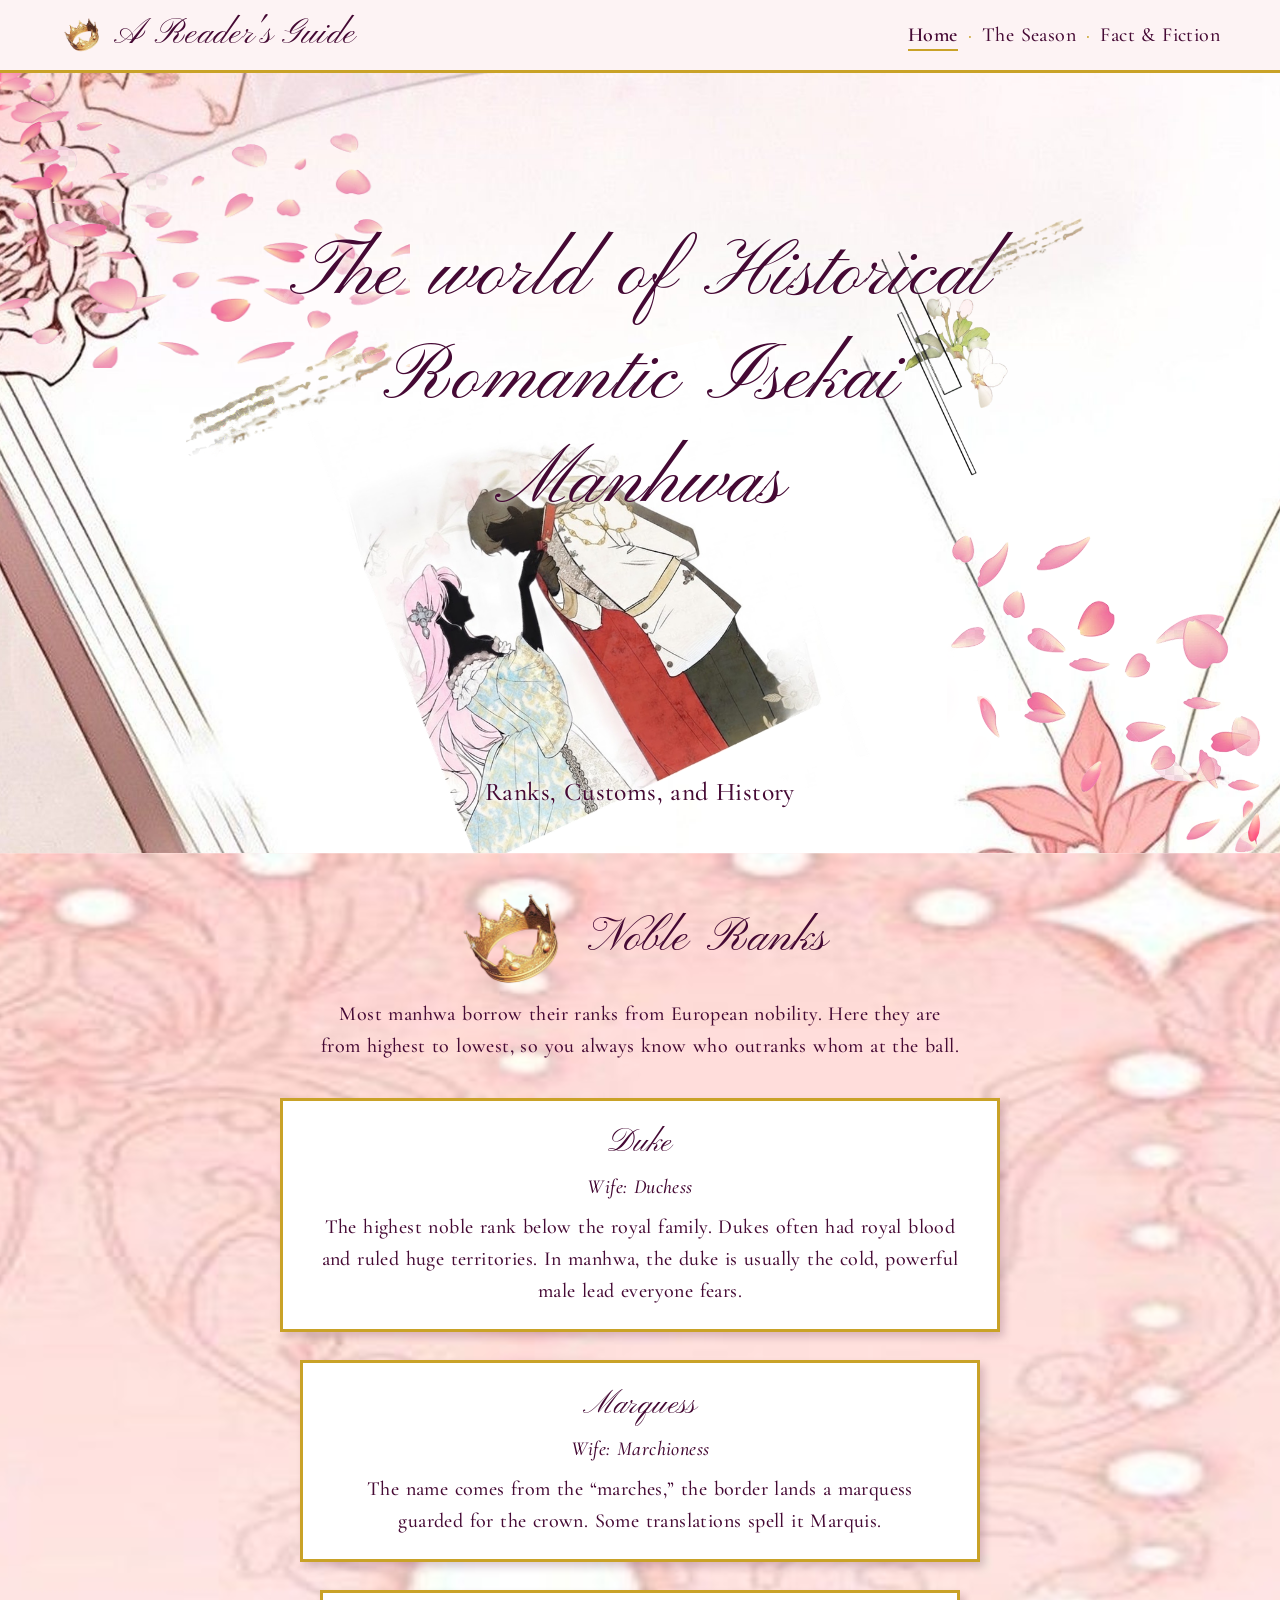
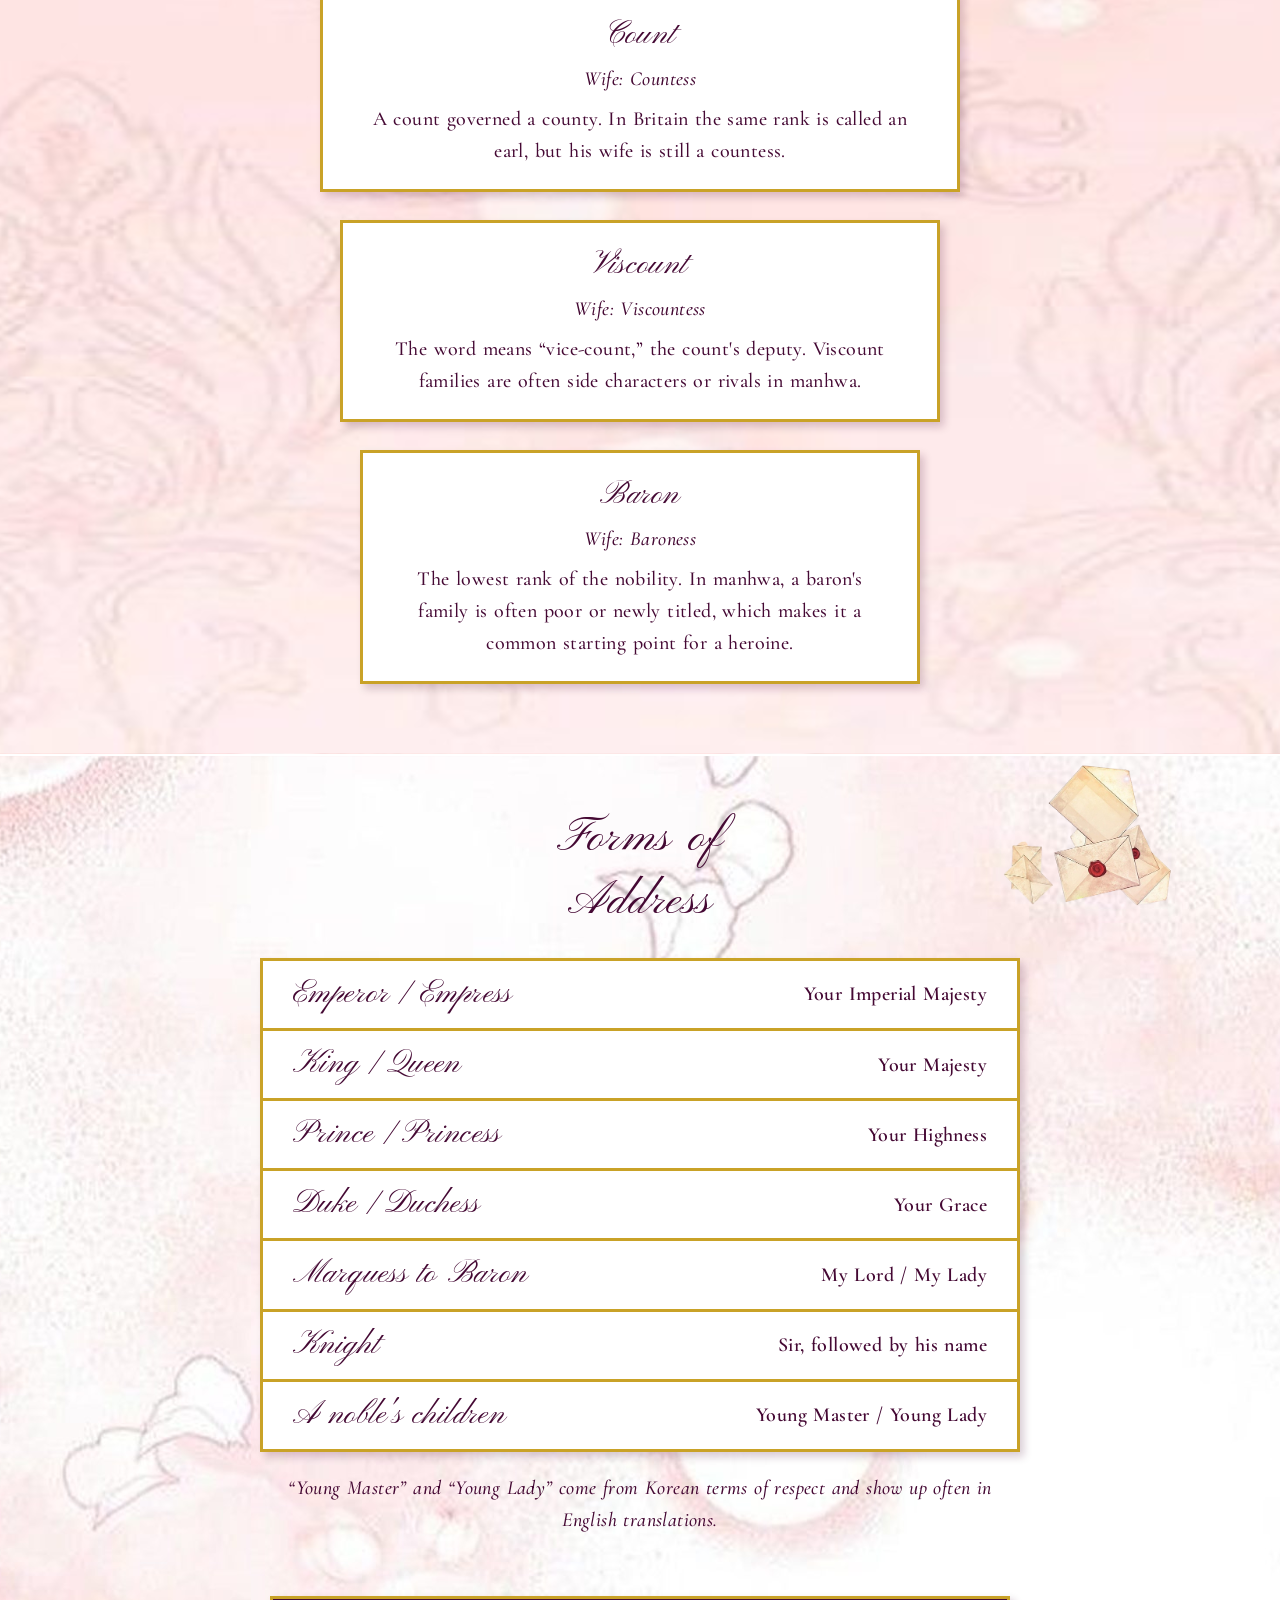
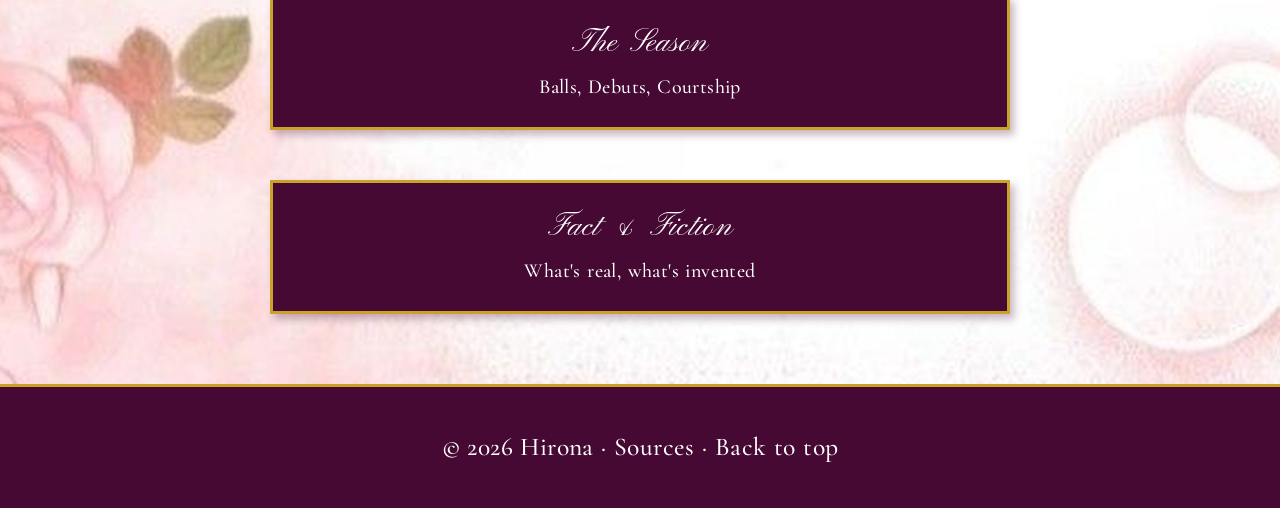
<file: index.html>
<!DOCTYPE html>
<html lang="en">
<head>
    <meta charset="UTF-8">
    <meta name="viewport" content="width=device-width, initial-scale=1.0">
    <meta name="description" content="A reader's guide to the noble ranks and forms of address in historical romantic isekai manhwa.">
    <meta name="keywords" content="manhwa, isekai, historical romance, noble ranks, duke, forms of address">
    <meta name="author" content="Hirona">
    <title>A Reader's Guide: Ranks, Customs, and History</title>
    <link rel="icon" type="image/png" href="images/favicon.png">
    <!-- Google Fonts: Pinyon Script (headings) and Cormorant Garamond (body text) -->
    <link rel="preconnect" href="https://fonts.googleapis.com">
    <link rel="preconnect" href="https://fonts.gstatic.com" crossorigin>
    <link href="https://fonts.googleapis.com/css2?family=Cormorant+Garamond:ital,wght@0,400;0,500;0,600;1,500&amp;family=Pinyon+Script&amp;display=swap" rel="stylesheet">
    <link rel="stylesheet" href="css/styles.css">
</head>
<body>

    <!-- HEADER: logo on the left links back to the home page, navigation
         on the right shows every page (Flexbox) -->
    <header class="site-header" id="top">
        <a class="logo" href="index.html">
            <img src="images/crown.png" alt="" width="44" height="34">
            <span>A Reader's Guide</span>
        </a>
        <nav class="main-nav" aria-label="Main navigation">
            <ul>
                <li><a href="index.html" class="current" aria-current="page">Home</a></li>
                <li><a href="season.html">The Season</a></li>
                <li><a href="fact_fiction.html">Fact &amp; Fiction</a></li>
            </ul>
        </nav>
    </header>

    <main>

        <!-- HERO: open storybook background with layered illustrations,
             title and subtitle centered on top (Flexbox) -->
        <section class="hero" aria-labelledby="site-title">
            <img class="hero-art petals-left" src="images/petals_1.png" alt="" width="852" height="614">
            <img class="hero-art scribble" src="images/gold_scribble.png" alt="" width="400" height="230">
            <img class="hero-art couple" src="images/storybook_couple.png" alt="Manhwa illustration of a noble couple, the man kissing the lady's hand" width="900" height="846">
            <img class="hero-art lines" src="images/storybook_lines.png" alt="" width="868" height="924">
            <img class="hero-art petals-right" src="images/petals_2.png" alt="" width="642" height="682">
            <h1 id="site-title">The world of Historical Romantic Isekai Manhwas</h1>
            <p class="hero-subtitle">Ranks, Customs, and History</p>
        </section>

        <!-- NOBLE RANKS: crown image, heading, and a centered column of rank cards (Flexbox) -->
        <section class="ranks" aria-labelledby="ranks-title">
            <div class="ranks-heading">
                <img src="images/crown.png" alt="Gold crown" width="242" height="188">
                <h2 id="ranks-title">Noble Ranks</h2>
            </div>
            <p class="section-intro">Most manhwa borrow their ranks from European nobility. Here they are from highest to lowest, so you always know who outranks whom at the ball.</p>
            <ul class="rank-list">
                <li class="rank-card">
                    <h3>Duke</h3>
                    <p class="rank-wife">Wife: Duchess</p>
                    <p>The highest noble rank below the royal family. Dukes often had royal blood and ruled huge territories. In manhwa, the duke is usually the cold, powerful male lead everyone fears.</p>
                </li>
                <li class="rank-card">
                    <h3>Marquess</h3>
                    <p class="rank-wife">Wife: Marchioness</p>
                    <p>The name comes from the &ldquo;marches,&rdquo; the border lands a marquess guarded for the crown. Some translations spell it Marquis.</p>
                </li>
                <li class="rank-card">
                    <h3>Count</h3>
                    <p class="rank-wife">Wife: Countess</p>
                    <p>A count governed a county. In Britain the same rank is called an earl, but his wife is still a countess.</p>
                </li>
                <li class="rank-card">
                    <h3>Viscount</h3>
                    <p class="rank-wife">Wife: Viscountess</p>
                    <p>The word means &ldquo;vice-count,&rdquo; the count's deputy. Viscount families are often side characters or rivals in manhwa.</p>
                </li>
                <li class="rank-card">
                    <h3>Baron</h3>
                    <p class="rank-wife">Wife: Baroness</p>
                    <p>The lowest rank of the nobility. In manhwa, a baron's family is often poor or newly titled, which makes it a common starting point for a heroine.</p>
                </li>
            </ul>
        </section>

        <!-- FORMS OF ADDRESS: heading with envelope image, then the table (rows use CSS Grid) -->
        <section class="address" aria-labelledby="address-title">
            <div class="address-heading">
                <h2 id="address-title">Forms of Address</h2>
                <img class="letters" src="images/letters.png" alt="Letters sealed with red wax" width="590" height="569">
            </div>

            <dl class="address-table">
                <div class="address-row">
                    <dt>Emperor / Empress</dt>
                    <dd>Your Imperial Majesty</dd>
                </div>
                <div class="address-row">
                    <dt>King / Queen</dt>
                    <dd>Your Majesty</dd>
                </div>
                <div class="address-row">
                    <dt>Prince / Princess</dt>
                    <dd>Your Highness</dd>
                </div>
                <div class="address-row">
                    <dt>Duke / Duchess</dt>
                    <dd>Your Grace</dd>
                </div>
                <div class="address-row">
                    <dt>Marquess to Baron</dt>
                    <dd>My Lord / My Lady</dd>
                </div>
                <div class="address-row">
                    <dt>Knight</dt>
                    <dd>Sir, followed by his name</dd>
                </div>
                <div class="address-row">
                    <dt>A noble's children</dt>
                    <dd>Young Master / Young Lady</dd>
                </div>
            </dl>
            <p class="address-note">&ldquo;Young Master&rdquo; and &ldquo;Young Lady&rdquo; come from Korean terms of respect and show up often in English translations.</p>

            <!-- LINK CARDS to the other two pages (Flexbox) -->
            <div class="link-cards">
                <a class="link-card" href="season.html">
                    <h3>The Season</h3>
                    <p>Balls, Debuts, Courtship</p>
                </a>
                <a class="link-card" href="fact_fiction.html">
                    <h3>Fact &amp; Fiction</h3>
                    <p>What's real, what's invented</p>
                </a>
            </div>
        </section>

    </main>

    <!-- FOOTER (Flexbox) -->
    <footer class="site-footer">
        <p>&copy; 2026 Hirona &middot; <a href="fact_fiction.html#sources">Sources</a> &middot; <a href="#top">Back to top</a></p>
    </footer>

</body>
</html>
</file>
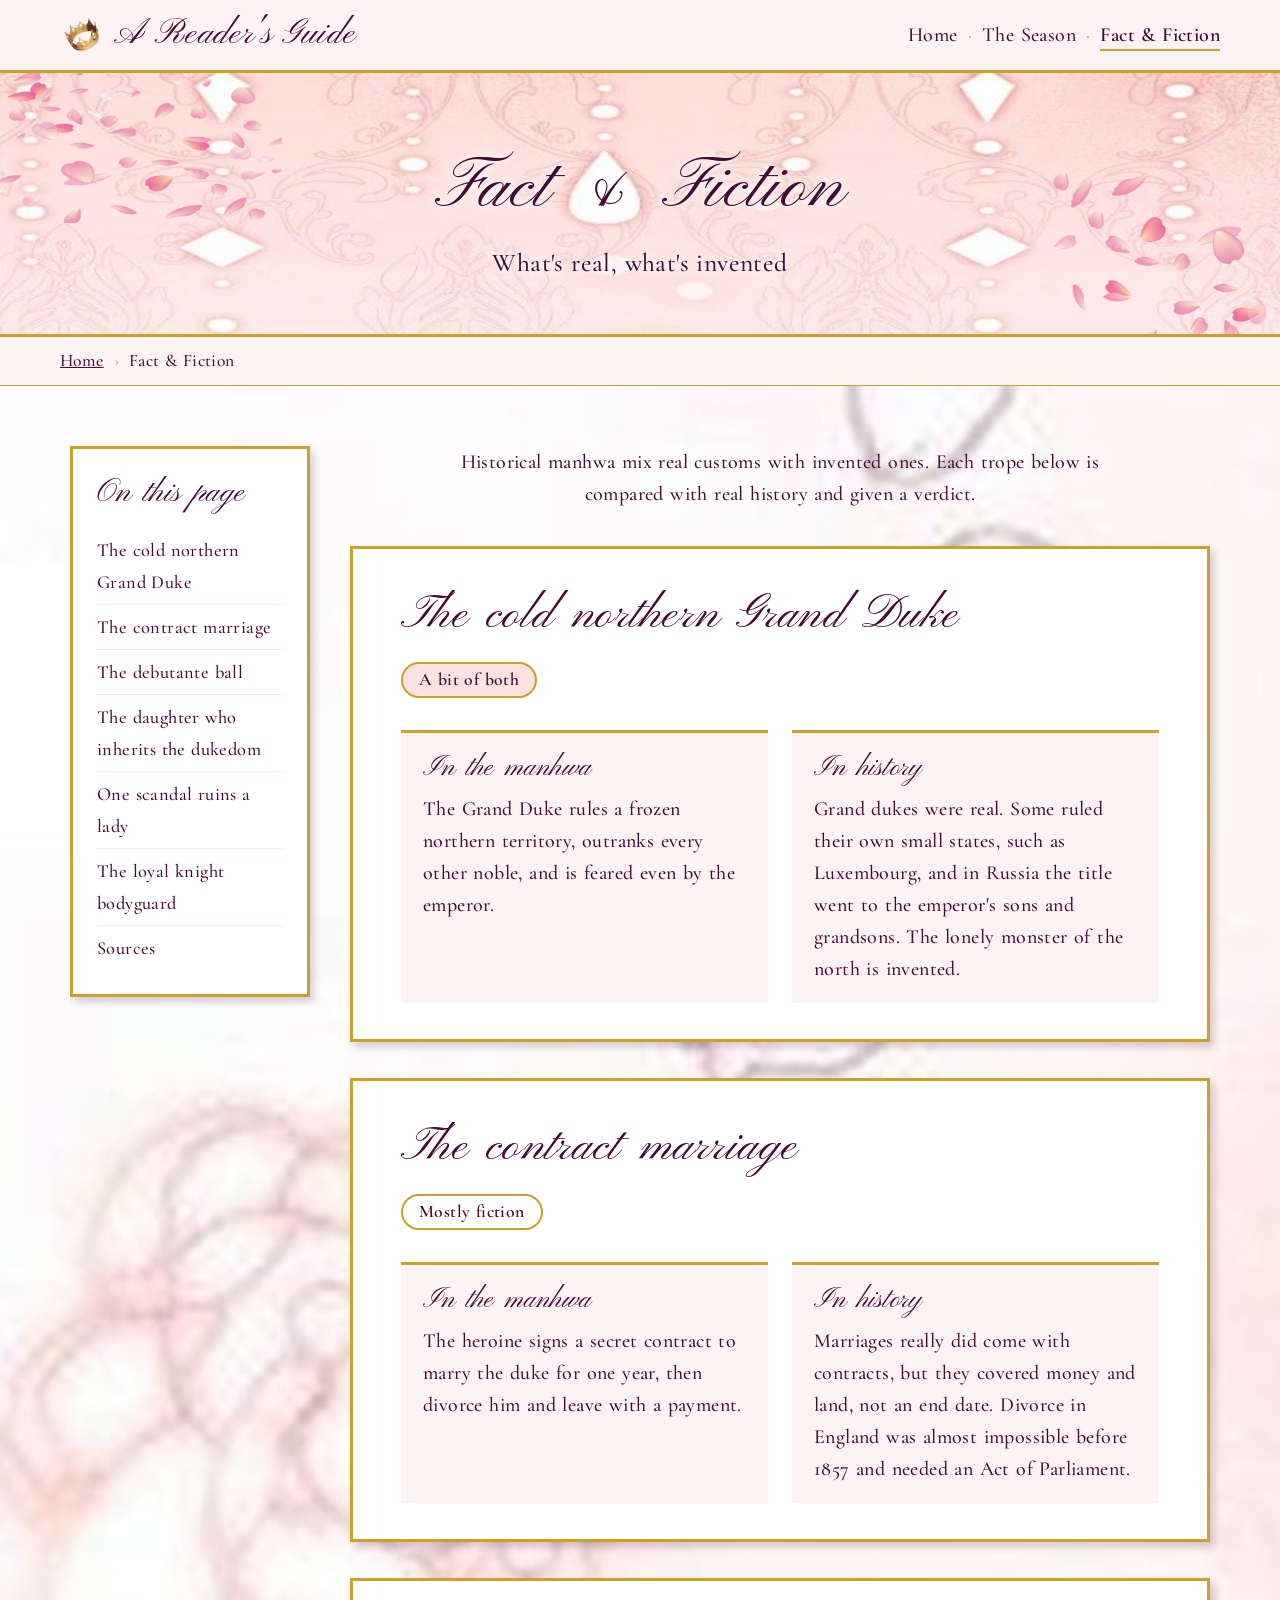
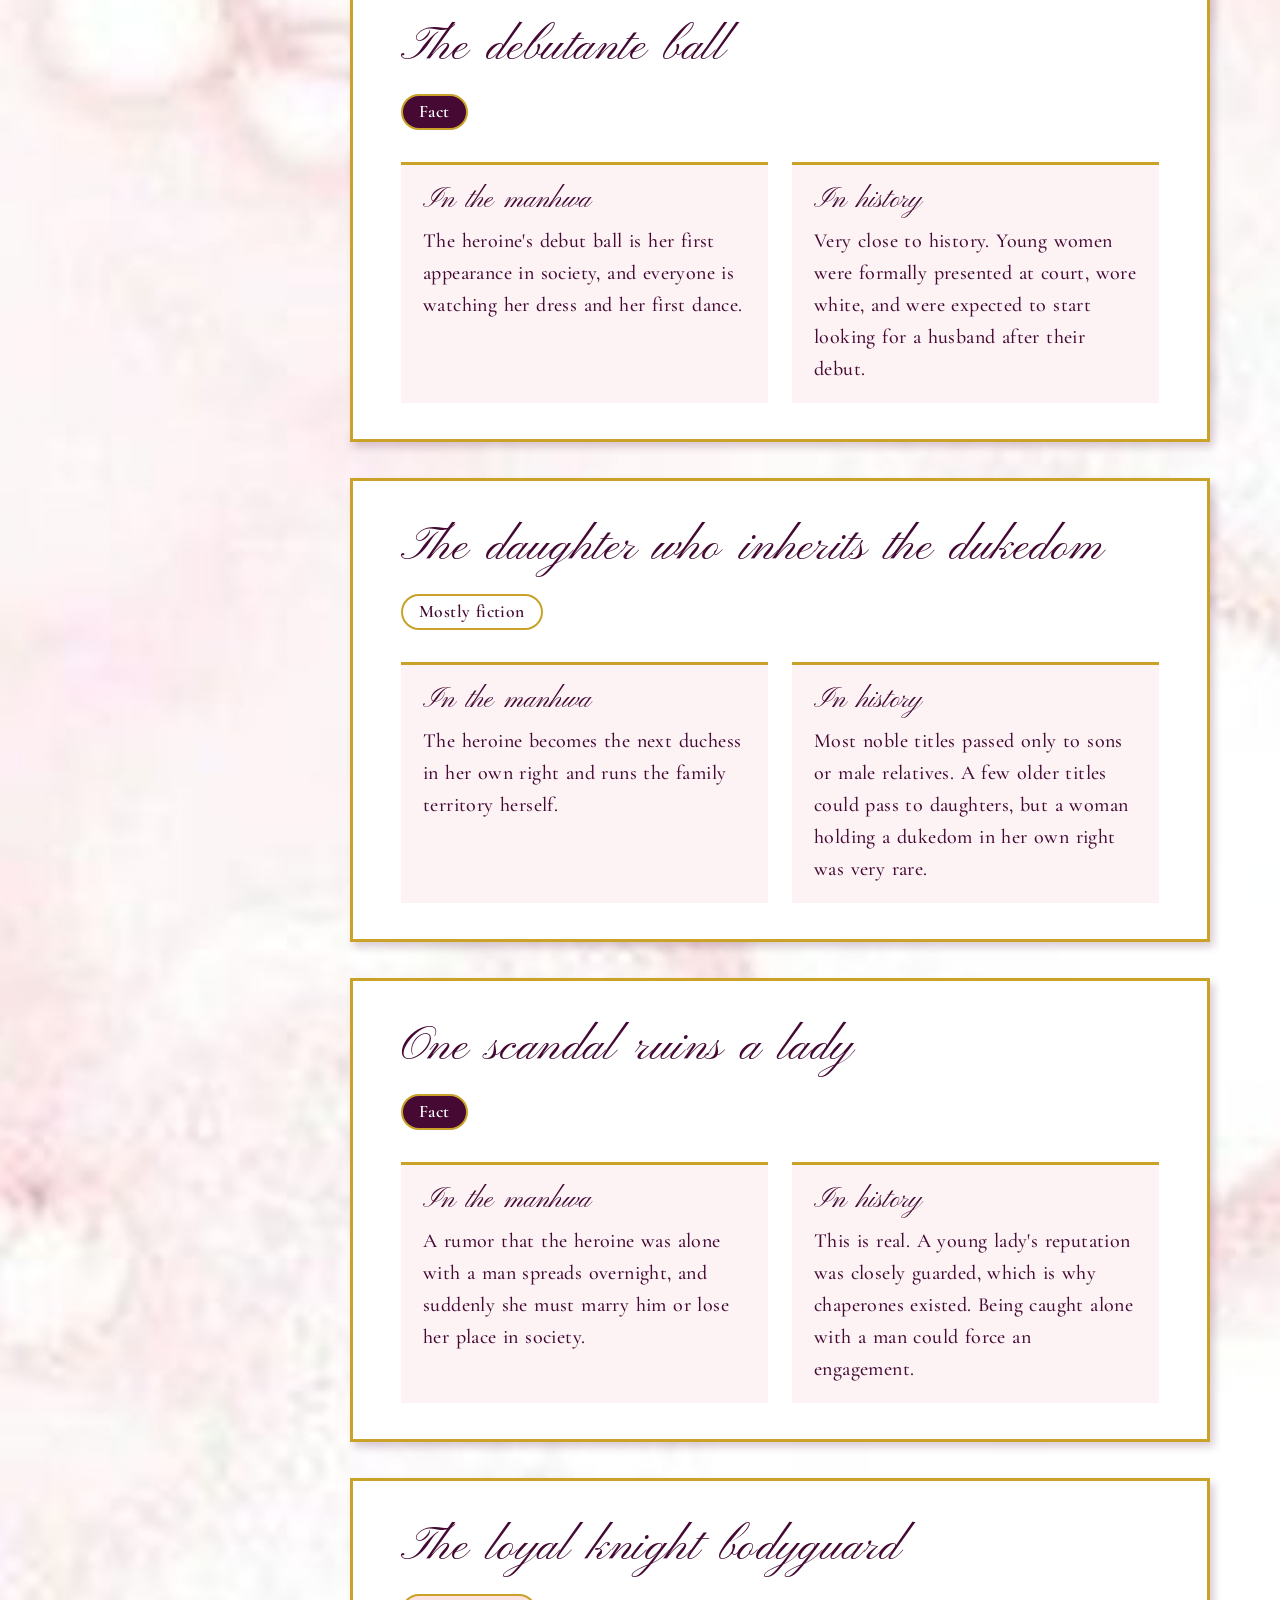
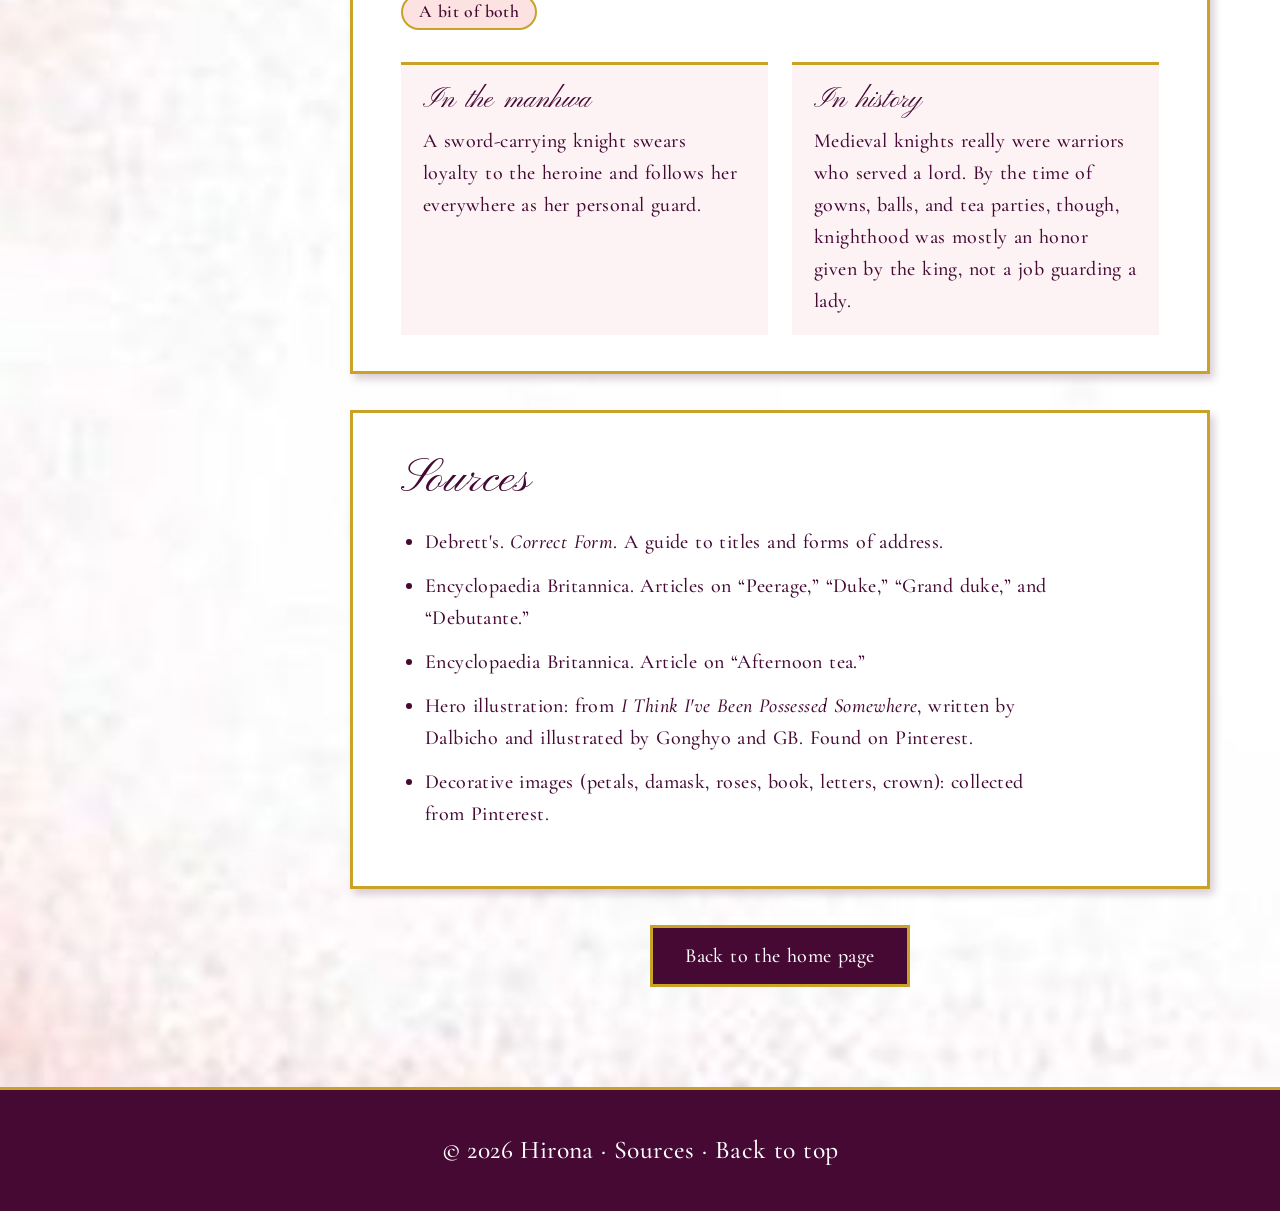
<file: fact_fiction.html>
<!DOCTYPE html>
<html lang="en">
<head>
    <meta charset="UTF-8">
    <meta name="viewport" content="width=device-width, initial-scale=1.0">
    <meta name="description" content="Popular historical manhwa tropes compared with real history: what's accurate and what's invented.">
    <meta name="keywords" content="manhwa, tropes, history, grand duke, contract marriage, fact and fiction">
    <meta name="author" content="Hirona">
    <title>Fact and Fiction | A Reader's Guide</title>
    <link rel="icon" type="image/png" href="images/favicon.png">
    <!-- Google Fonts: Pinyon Script (headings) and Cormorant Garamond (body text) -->
    <link rel="preconnect" href="https://fonts.googleapis.com">
    <link rel="preconnect" href="https://fonts.gstatic.com" crossorigin>
    <link href="https://fonts.googleapis.com/css2?family=Cormorant+Garamond:ital,wght@0,400;0,500;0,600;1,500&amp;family=Pinyon+Script&amp;display=swap" rel="stylesheet">
    <link rel="stylesheet" href="css/styles.css">
</head>
<body>

    <!-- HEADER: logo on the left links back to the home page, navigation
         on the right shows every page (Flexbox) -->
    <header class="site-header" id="top">
        <a class="logo" href="index.html">
            <img src="images/crown.png" alt="" width="44" height="34">
            <span>A Reader's Guide</span>
        </a>
        <nav class="main-nav" aria-label="Main navigation">
            <ul>
                <li><a href="index.html">Home</a></li>
                <li><a href="season.html">The Season</a></li>
                <li><a href="fact_fiction.html" class="current" aria-current="page">Fact &amp; Fiction</a></li>
            </ul>
        </nav>
    </header>

    <main>

        <!-- PAGE BANNER: page title on the damask background with petals -->
        <div class="page-banner">
            <img class="banner-art petals-left" src="images/petals_1.png" alt="" width="852" height="614">
            <img class="banner-art petals-right" src="images/petals_2.png" alt="" width="642" height="682">
            <h1>Fact &amp; Fiction</h1>
            <p class="banner-subtitle">What's real, what's invented</p>
        </div>

        <!-- BREADCRUMB: shows where you are and links back home -->
        <nav class="breadcrumb" aria-label="Breadcrumb">
            <ol>
                <li><a href="index.html">Home</a></li>
                <li><span aria-current="page">Fact &amp; Fiction</span></li>
            </ol>
        </nav>

        <!-- CONTENT: sidebar list of sections + article (CSS Grid) -->
        <div class="content">
            <div class="content-grid">

                <nav class="toc" aria-label="On this page">
                    <h2>On this page</h2>
                    <ul>
                        <li><a href="#grand-duke">The cold northern Grand Duke</a></li>
                        <li><a href="#contract-marriage">The contract marriage</a></li>
                        <li><a href="#debut-ball">The debutante ball</a></li>
                        <li><a href="#heiress">The daughter who inherits the dukedom</a></li>
                        <li><a href="#reputation">One scandal ruins a lady</a></li>
                        <li><a href="#knights">The loyal knight bodyguard</a></li>
                        <li><a href="#sources">Sources</a></li>
                    </ul>
                </nav>

                <div class="article">

                    <p class="section-intro">Historical manhwa mix real customs with invented ones. Each trope below is compared with real history and given a verdict.</p>

                    <section class="topic" id="grand-duke" aria-labelledby="grand-duke-h">
                        <h2 id="grand-duke-h">The cold northern Grand Duke</h2>
                        <p class="verdict both">A bit of both</p>
                        <div class="compare">
                            <div>
                                <h3>In the manhwa</h3>
                                <p>The Grand Duke rules a frozen northern territory, outranks every other noble, and is feared even by the emperor.</p>
                            </div>
                            <div>
                                <h3>In history</h3>
                                <p>Grand dukes were real. Some ruled their own small states, such as Luxembourg, and in Russia the title went to the emperor's sons and grandsons. The lonely monster of the north is invented.</p>
                            </div>
                        </div>
                    </section>

                    <section class="topic" id="contract-marriage" aria-labelledby="contract-marriage-h">
                        <h2 id="contract-marriage-h">The contract marriage</h2>
                        <p class="verdict fiction">Mostly fiction</p>
                        <div class="compare">
                            <div>
                                <h3>In the manhwa</h3>
                                <p>The heroine signs a secret contract to marry the duke for one year, then divorce him and leave with a payment.</p>
                            </div>
                            <div>
                                <h3>In history</h3>
                                <p>Marriages really did come with contracts, but they covered money and land, not an end date. Divorce in England was almost impossible before 1857 and needed an Act of Parliament.</p>
                            </div>
                        </div>
                    </section>

                    <section class="topic" id="debut-ball" aria-labelledby="debut-ball-h">
                        <h2 id="debut-ball-h">The debutante ball</h2>
                        <p class="verdict fact">Fact</p>
                        <div class="compare">
                            <div>
                                <h3>In the manhwa</h3>
                                <p>The heroine's debut ball is her first appearance in society, and everyone is watching her dress and her first dance.</p>
                            </div>
                            <div>
                                <h3>In history</h3>
                                <p>Very close to history. Young women were formally presented at court, wore white, and were expected to start looking for a husband after their debut.</p>
                            </div>
                        </div>
                    </section>

                    <section class="topic" id="heiress" aria-labelledby="heiress-h">
                        <h2 id="heiress-h">The daughter who inherits the dukedom</h2>
                        <p class="verdict fiction">Mostly fiction</p>
                        <div class="compare">
                            <div>
                                <h3>In the manhwa</h3>
                                <p>The heroine becomes the next duchess in her own right and runs the family territory herself.</p>
                            </div>
                            <div>
                                <h3>In history</h3>
                                <p>Most noble titles passed only to sons or male relatives. A few older titles could pass to daughters, but a woman holding a dukedom in her own right was very rare.</p>
                            </div>
                        </div>
                    </section>

                    <section class="topic" id="reputation" aria-labelledby="reputation-h">
                        <h2 id="reputation-h">One scandal ruins a lady</h2>
                        <p class="verdict fact">Fact</p>
                        <div class="compare">
                            <div>
                                <h3>In the manhwa</h3>
                                <p>A rumor that the heroine was alone with a man spreads overnight, and suddenly she must marry him or lose her place in society.</p>
                            </div>
                            <div>
                                <h3>In history</h3>
                                <p>This is real. A young lady's reputation was closely guarded, which is why chaperones existed. Being caught alone with a man could force an engagement.</p>
                            </div>
                        </div>
                    </section>

                    <section class="topic" id="knights" aria-labelledby="knights-h">
                        <h2 id="knights-h">The loyal knight bodyguard</h2>
                        <p class="verdict both">A bit of both</p>
                        <div class="compare">
                            <div>
                                <h3>In the manhwa</h3>
                                <p>A sword-carrying knight swears loyalty to the heroine and follows her everywhere as her personal guard.</p>
                            </div>
                            <div>
                                <h3>In history</h3>
                                <p>Medieval knights really were warriors who served a lord. By the time of gowns, balls, and tea parties, though, knighthood was mostly an honor given by the king, not a job guarding a lady.</p>
                            </div>
                        </div>
                    </section>

                    <section class="topic" id="sources" aria-labelledby="sources-h">
                        <h2 id="sources-h">Sources</h2>
                        <ul class="sources-list">
                            <li>Debrett's. <cite>Correct Form</cite>. A guide to titles and forms of address.</li>
                            <li>Encyclopaedia Britannica. Articles on &ldquo;Peerage,&rdquo; &ldquo;Duke,&rdquo; &ldquo;Grand duke,&rdquo; and &ldquo;Debutante.&rdquo;</li>
                            <li>Encyclopaedia Britannica. Article on &ldquo;Afternoon tea.&rdquo;</li>
                            <li>Hero illustration: from <cite>I Think I've Been Possessed Somewhere</cite>, written by Dalbicho and illustrated by Gonghyo and GB. Found on Pinterest.</li>
                            <li>Decorative images (petals, damask, roses, book, letters, crown): collected from Pinterest.</li>
                        </ul>
                    </section>

                    <p class="back-home"><a href="index.html">Back to the home page</a></p>

                </div>

            </div>
        </div>

    </main>

    <!-- FOOTER (Flexbox) -->
    <footer class="site-footer">
        <p>&copy; 2026 Hirona &middot; <a href="fact_fiction.html#sources">Sources</a> &middot; <a href="#top">Back to top</a></p>
    </footer>

</body>
</html>
</file>
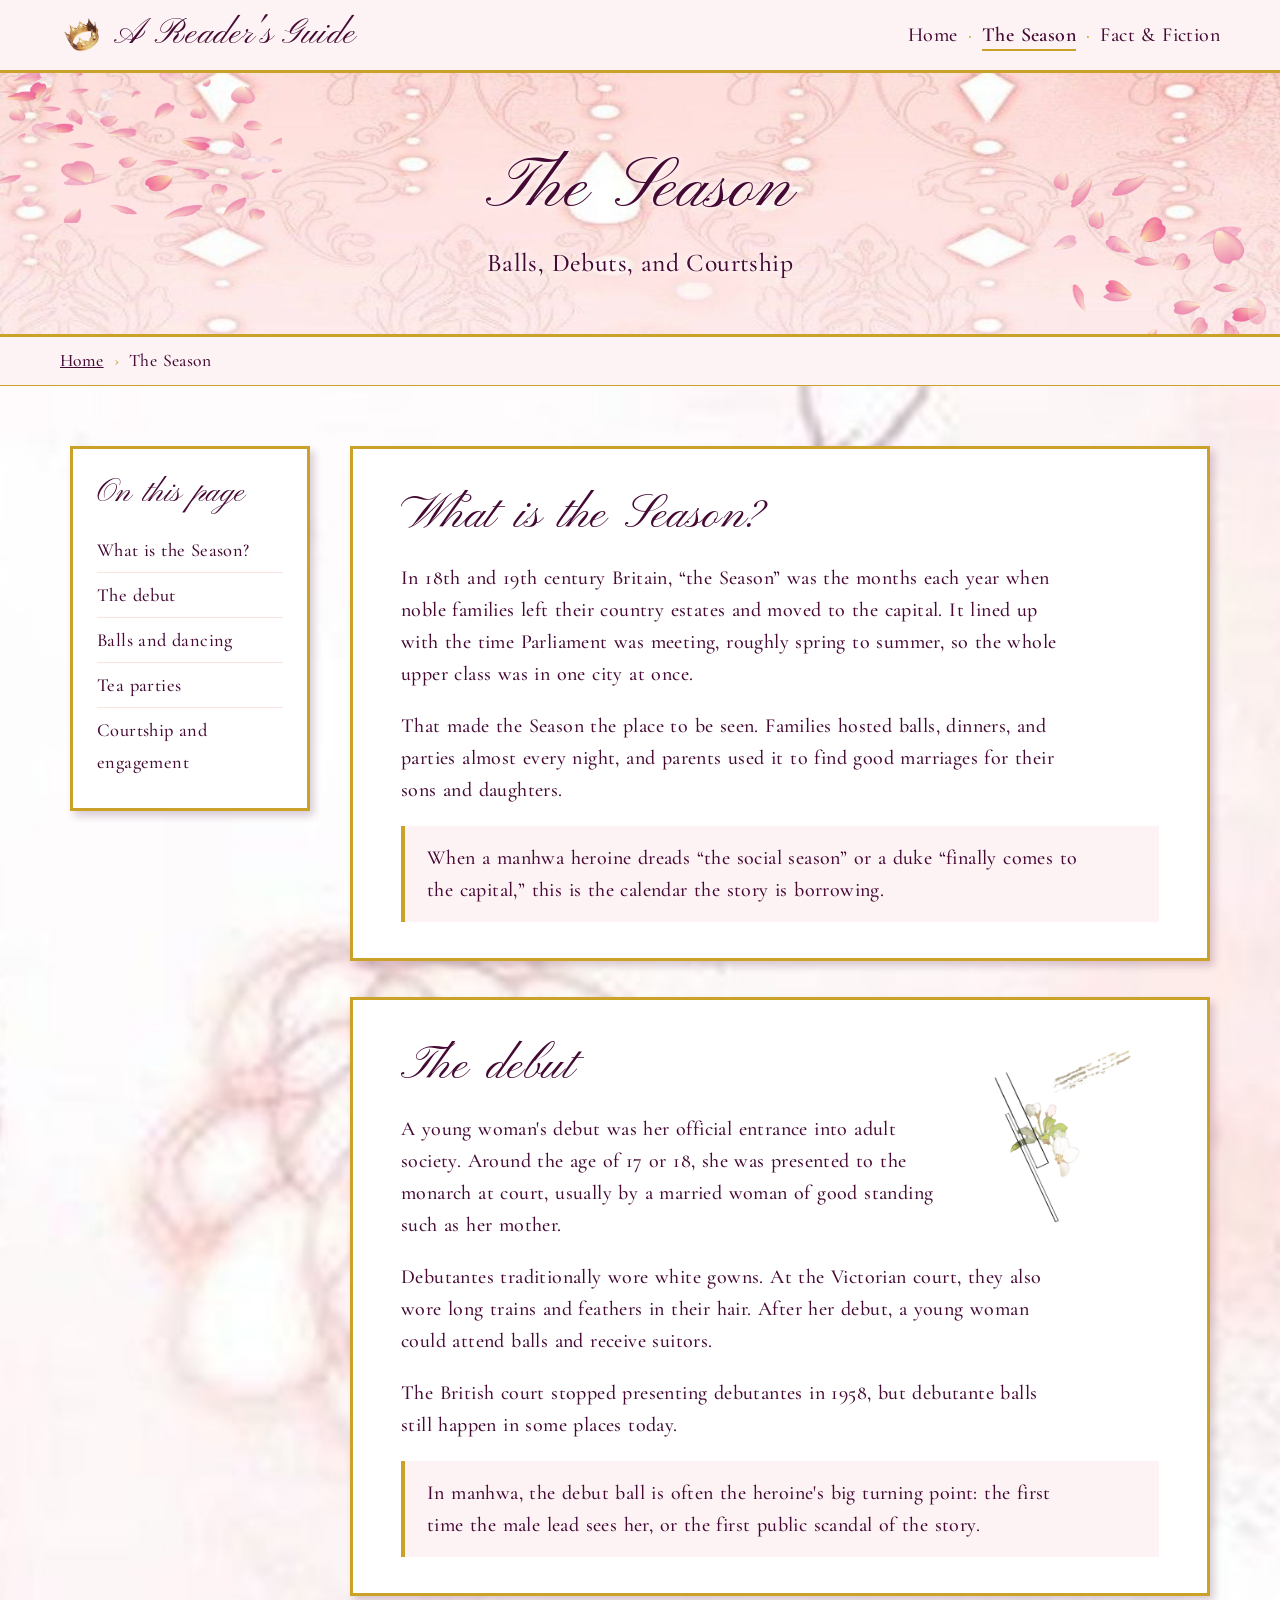
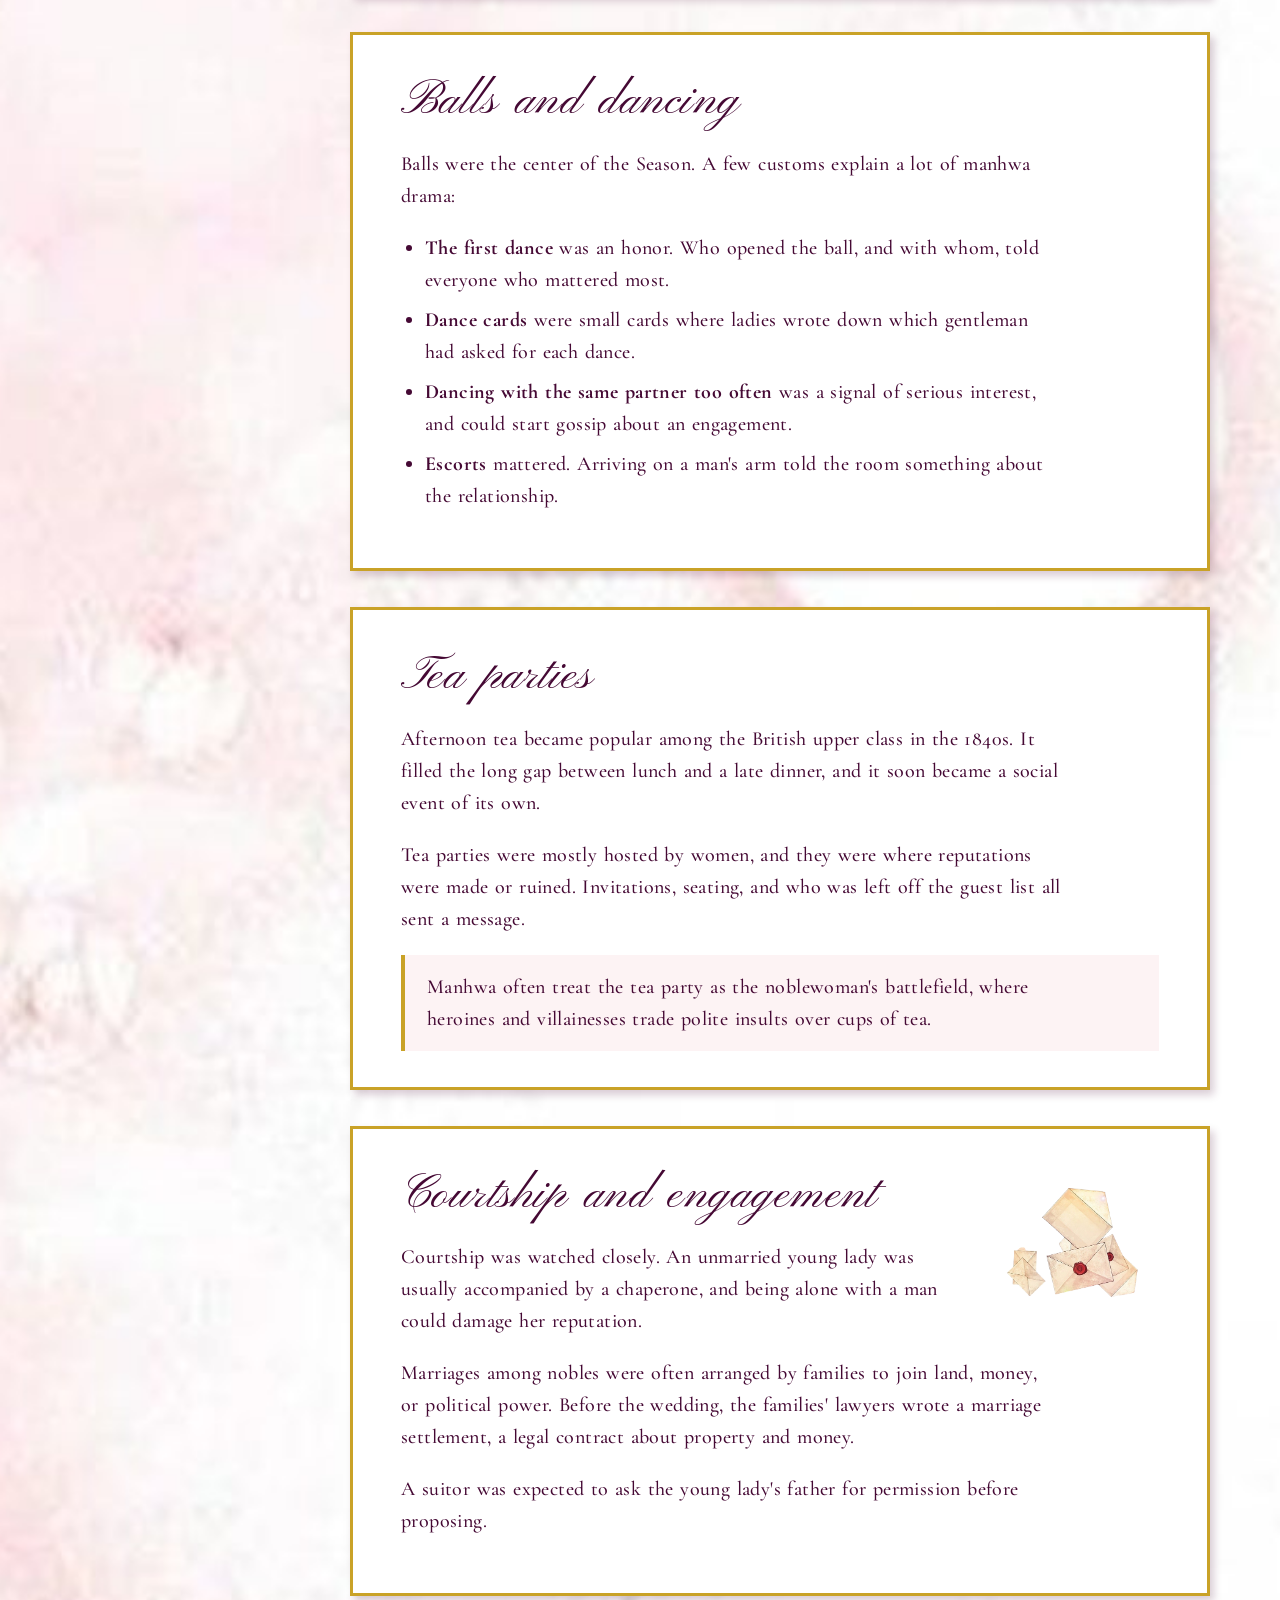
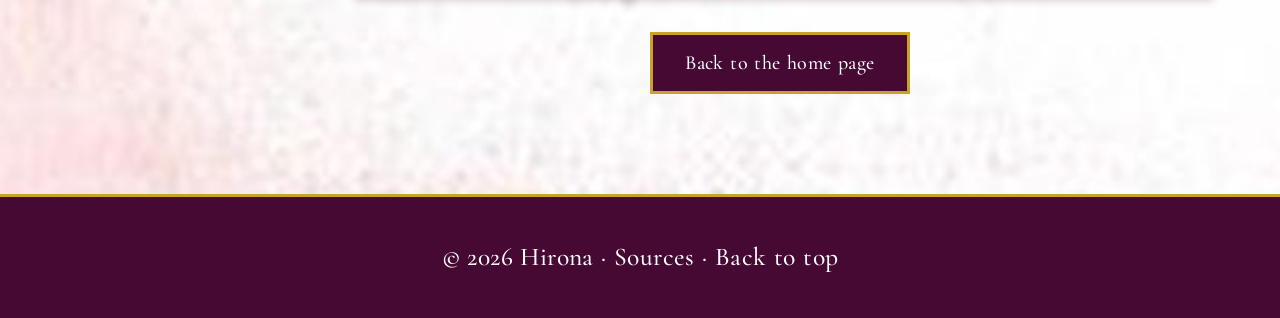
<file: season.html>
<!DOCTYPE html>
<html lang="en">
<head>
    <meta charset="UTF-8">
    <meta name="viewport" content="width=device-width, initial-scale=1.0">
    <meta name="description" content="How the social season, debutante balls, tea parties, and courtship worked, and how manhwa use them.">
    <meta name="keywords" content="manhwa, social season, debut, debutante ball, courtship, tea party">
    <meta name="author" content="Hirona">
    <title>The Season and the Debut | A Reader's Guide</title>
    <link rel="icon" type="image/png" href="images/favicon.png">
    <!-- Google Fonts: Pinyon Script (headings) and Cormorant Garamond (body text) -->
    <link rel="preconnect" href="https://fonts.googleapis.com">
    <link rel="preconnect" href="https://fonts.gstatic.com" crossorigin>
    <link href="https://fonts.googleapis.com/css2?family=Cormorant+Garamond:ital,wght@0,400;0,500;0,600;1,500&amp;family=Pinyon+Script&amp;display=swap" rel="stylesheet">
    <link rel="stylesheet" href="css/styles.css">
</head>
<body>

    <!-- HEADER: logo on the left links back to the home page, navigation
         on the right shows every page (Flexbox) -->
    <header class="site-header" id="top">
        <a class="logo" href="index.html">
            <img src="images/crown.png" alt="" width="44" height="34">
            <span>A Reader's Guide</span>
        </a>
        <nav class="main-nav" aria-label="Main navigation">
            <ul>
                <li><a href="index.html">Home</a></li>
                <li><a href="season.html" class="current" aria-current="page">The Season</a></li>
                <li><a href="fact_fiction.html">Fact &amp; Fiction</a></li>
            </ul>
        </nav>
    </header>

    <main>

        <!-- PAGE BANNER: page title on the damask background with petals -->
        <div class="page-banner">
            <img class="banner-art petals-left" src="images/petals_1.png" alt="" width="852" height="614">
            <img class="banner-art petals-right" src="images/petals_2.png" alt="" width="642" height="682">
            <h1>The Season</h1>
            <p class="banner-subtitle">Balls, Debuts, and Courtship</p>
        </div>

        <!-- BREADCRUMB: shows where you are and links back home -->
        <nav class="breadcrumb" aria-label="Breadcrumb">
            <ol>
                <li><a href="index.html">Home</a></li>
                <li><span aria-current="page">The Season</span></li>
            </ol>
        </nav>

        <!-- CONTENT: sidebar list of sections + article (CSS Grid) -->
        <div class="content">
            <div class="content-grid">

                <nav class="toc" aria-label="On this page">
                    <h2>On this page</h2>
                    <ul>
                        <li><a href="#what-is-the-season">What is the Season?</a></li>
                        <li><a href="#the-debut">The debut</a></li>
                        <li><a href="#balls">Balls and dancing</a></li>
                        <li><a href="#tea-parties">Tea parties</a></li>
                        <li><a href="#courtship">Courtship and engagement</a></li>
                    </ul>
                </nav>

                <div class="article">

                    <section class="topic" id="what-is-the-season" aria-labelledby="season-h">
                        <h2 id="season-h">What is the Season?</h2>
                        <p>In 18th and 19th century Britain, &ldquo;the Season&rdquo; was the months each year when noble families left their country estates and moved to the capital. It lined up with the time Parliament was meeting, roughly spring to summer, so the whole upper class was in one city at once.</p>
                        <p>That made the Season the place to be seen. Families hosted balls, dinners, and parties almost every night, and parents used it to find good marriages for their sons and daughters.</p>
                        <div class="reader-tip">
                            <p>When a manhwa heroine dreads &ldquo;the social season&rdquo; or a duke &ldquo;finally comes to the capital,&rdquo; this is the calendar the story is borrowing.</p>
                        </div>
                    </section>

                    <section class="topic" id="the-debut" aria-labelledby="debut-h">
                        <img class="topic-art" src="images/storybook_lines.png" alt="Blossom branch drawn on a storybook page" width="868" height="924">
                        <h2 id="debut-h">The debut</h2>
                        <p>A young woman's debut was her official entrance into adult society. Around the age of 17 or 18, she was presented to the monarch at court, usually by a married woman of good standing such as her mother.</p>
                        <p>Debutantes traditionally wore white gowns. At the Victorian court, they also wore long trains and feathers in their hair. After her debut, a young woman could attend balls and receive suitors.</p>
                        <p>The British court stopped presenting debutantes in 1958, but debutante balls still happen in some places today.</p>
                        <div class="reader-tip">
                            <p>In manhwa, the debut ball is often the heroine's big turning point: the first time the male lead sees her, or the first public scandal of the story.</p>
                        </div>
                    </section>

                    <section class="topic" id="balls" aria-labelledby="balls-h">
                        <h2 id="balls-h">Balls and dancing</h2>
                        <p>Balls were the center of the Season. A few customs explain a lot of manhwa drama:</p>
                        <ul>
                            <li><strong>The first dance</strong> was an honor. Who opened the ball, and with whom, told everyone who mattered most.</li>
                            <li><strong>Dance cards</strong> were small cards where ladies wrote down which gentleman had asked for each dance.</li>
                            <li><strong>Dancing with the same partner too often</strong> was a signal of serious interest, and could start gossip about an engagement.</li>
                            <li><strong>Escorts</strong> mattered. Arriving on a man's arm told the room something about the relationship.</li>
                        </ul>
                    </section>

                    <section class="topic" id="tea-parties" aria-labelledby="tea-h">
                        <h2 id="tea-h">Tea parties</h2>
                        <p>Afternoon tea became popular among the British upper class in the 1840s. It filled the long gap between lunch and a late dinner, and it soon became a social event of its own.</p>
                        <p>Tea parties were mostly hosted by women, and they were where reputations were made or ruined. Invitations, seating, and who was left off the guest list all sent a message.</p>
                        <div class="reader-tip">
                            <p>Manhwa often treat the tea party as the noblewoman's battlefield, where heroines and villainesses trade polite insults over cups of tea.</p>
                        </div>
                    </section>

                    <section class="topic" id="courtship" aria-labelledby="court-h">
                        <img class="topic-art" src="images/letters.png" alt="Letters sealed with red wax" width="590" height="569">
                        <h2 id="court-h">Courtship and engagement</h2>
                        <p>Courtship was watched closely. An unmarried young lady was usually accompanied by a chaperone, and being alone with a man could damage her reputation.</p>
                        <p>Marriages among nobles were often arranged by families to join land, money, or political power. Before the wedding, the families' lawyers wrote a marriage settlement, a legal contract about property and money.</p>
                        <p>A suitor was expected to ask the young lady's father for permission before proposing.</p>
                    </section>

                    <p class="back-home"><a href="index.html">Back to the home page</a></p>

                </div>

            </div>
        </div>

    </main>

    <!-- FOOTER (Flexbox) -->
    <footer class="site-footer">
        <p>&copy; 2026 Hirona &middot; <a href="fact_fiction.html#sources">Sources</a> &middot; <a href="#top">Back to top</a></p>
    </footer>

</body>
</html>
</file>
<file: css/styles.css>
/* =====================================================================
   ASSIGNMENT 4 - A Reader's Guide to the World of Historical Manhwa
   Author: Hirona
   =====================================================================

   ---------------------------------------------------------------------
   REQUIREMENT 2: COLOR AND GRAPHIC STRATEGY
   ---------------------------------------------------------------------

   1. How did you decide on your site's color scheme?
    My site is about the royal courts, balls, and noble ranks found in historical romantic isekai manhwa, so I chose colors that fit that kind of world.
    I was mainly inspired by the covers and artwork of romance fantasy manhwa, which often use soft pinks, roses, and gold details.
    I was also inspired by the ornate pink-and-gold model site I done in Assignment 2.
    The soft pinks give the site a romantic and delicate feel, while the gold makes it feel more royal, like a crown or ballroom decorations.
    I added dark plum for contrast so the text is easier to read.
    I also kept the same colors from my Assignment 2 wireframes so the coded site stays consistent with my original design.

   2. Color palette (hexadecimal values):
      - Plum .............. #450934
      - Antique gold ...... #c9a227
      - Blush pink ........ #fce2e1
      - Pale pink ......... #fdf3f4
      - White ............. #ffffff

   3. Where will each color appear on the site?
      - Plum (#450934): the main title, the section headings ("Noble
        Ranks" and "Forms of Address"), the rank names, the table text,
        the background of the two link cards (The Season and Fact &
        Fiction), and the footer background.
      - Antique gold (#c9a227): the thin line under the header, the
        borders around the rank cards, the forms of address table, and
        the link cards, the line above the footer, the small dots between
        the navigation links, and the crown graphic.
      - Blush pink (#fce2e1): the fallback color behind the Noble Ranks
        and Forms of Address sections. It matches the pink of their
        background images.
      - Pale pink (#fdf3f4): the header background, and the fallback
        color behind the hero banner while its image loads.
      - White (#ffffff): the inside of the rank cards and table rows,
        and the text on the plum link cards and footer.

      Graphics (all in the images folder):
      - bg_book.jpg: open storybook with roses, the hero background.
      - storybook_couple.png: manhwa couple illustration on the book.
      - petals_1.png and petals_2.png: pink petals drifting across the
        top left and bottom right of the hero.
      - storybook_lines.png and gold_scribble.png: blossom branch and
        gold brush strokes decorating the book pages.
      - bg_damask.jpg: pink damask pattern behind Noble Ranks.
      - crown.png: gold crown beside the "Noble Ranks" heading.
      - bg_roses.jpg: soft rose background behind Forms of Address.
      - letters.png: wax-sealed letters beside "Forms of Address".
      These images use the same pinks, golds, and whites as my palette,
      so the graphics and colors work together.

   ---------------------------------------------------------------------
   REQUIREMENT 3: FONT STRATEGY
   ---------------------------------------------------------------------

   1. What fonts will you use for <body>, <p>, and <h1> - <h6>?
      Both fonts come from Google Fonts (linked in the <head> of
      each page).
      - <body> (default): Cormorant Garamond, with Georgia and serif as
        backups. It is an elegant old-style serif that fits the historical
        setting and is readable in smaller text.
      - <p>: Cormorant Garamond (the subtitle, the link card descriptions,
        and the footer).
      - <h1>, <h2>, <h3>: Pinyon Script, with cursive as a backup. It
        looks like calligraphy on a royal invitation, so I use it for the
        page title, the section headings, the rank names, and the link card
        titles. Script fonts are hard to read in long sentences, so I only
        use it for short headings.
      I use only these 2 fonts and create hierarchy with size and weight.

   2. Weights and sizes of the headings and paragraphs:
      - h1: Pinyon Script, 5rem (80px), weight 400 (normal)
      - h2: Pinyon Script, 3rem (48px), weight 400 (normal)
      - h3: Pinyon Script, 2rem (32px), weight 400 (normal)
        (Pinyon Script only comes in one weight, so headings get their
        hierarchy from size.)
      - p:  Cormorant Garamond, 1.25rem (20px), weight 500 (medium)
      - navigation links: Cormorant Garamond, 1.25rem (20px), weight 500
      - subtitle under the h1: Cormorant Garamond, 1.6rem (about 26px),
        weight 500

   3. Desired line-height, word-spacing, and letter-spacing:
      - line-height: 1.6 for paragraph text, 1.3 for headings
      - word-spacing: 0.05em for paragraph text, 0.1em for headings
      - letter-spacing: 0.02em for paragraph and navigation text,
        0.01em for script headings

   ---------------------------------------------------------------------
   LAYOUT STRATEGY (Requirement 1)
   - CSS Flexbox: the header (logo on the left, navigation on the right),
     the hero banner, the centered column of rank cards, the
     "Forms of Address" heading row with the envelope image, the stacked
     link cards, and the footer.
   - CSS Grid: each row of the forms of address table (title on the left,
     form of address on the right).
   - Positioning (position: absolute) layers the decorative images on
     top of the hero background, like layers in my Figma wireframe.
   ===================================================================== */


/* ---------------------------------------------------------------------
   ASSIGNMENT 4 NOTES
   - Pseudo-classes: :hover on the navigation links, link cards, and
     footer links; :focus-visible for keyboard users; :last-child to
     remove the border under the last table row.
   - Active white space: margin and padding keep space around every
     section, inside every card, and on both sides of the page content.
   - Media queries (screen): 900px and below for tablets, 600px and
     below for phones.
   - All images use max-width: 100% so they shrink with the screen.
   --------------------------------------------------------------------- */


/* Makes widths include padding and borders, so boxes are easier to size */
* {
    box-sizing: border-box;
}

/* Default font for the whole page: Cormorant Garamond renders in any
   text that does not have its own font rule */
body {
    margin: 0;
    background-color: #fdf3f4;
    color: #450934;
    font-family: "Cormorant Garamond", Georgia, serif;
    font-size: 1.25rem;
    font-weight: 500;
    line-height: 1.6;
    word-spacing: 0.05em;
    letter-spacing: 0.02em;
}

/* Responsive images: no image is ever wider than its container */
img {
    max-width: 100%;
    height: auto;
}

/* Paragraph font: Cormorant Garamond renders in all paragraph text */
p {
    font-family: "Cormorant Garamond", Georgia, serif;
    font-size: 1.25rem;
    font-weight: 500;
    line-height: 1.6;
    margin: 0 0 1em;
}

/* h1 font: Pinyon Script renders in the large title at the top of
   each page */
h1 {
    font-family: "Pinyon Script", cursive;
    font-size: 5rem;
    font-weight: 400;
    line-height: 1.3;
    word-spacing: 0.1em;
    letter-spacing: 0.01em;
    color: #450934;
    margin: 0 0 0.3em;
}

/* h2 font: Pinyon Script renders in the section headings */
h2 {
    font-family: "Pinyon Script", cursive;
    font-size: 3rem;
    font-weight: 400;
    line-height: 1.3;
    word-spacing: 0.1em;
    letter-spacing: 0.01em;
    color: #450934;
    margin: 0 0 0.3em;
}

/* h3 font: Pinyon Script renders in the rank names, the link card
   titles, and the smaller headings inside each article */
h3 {
    font-family: "Pinyon Script", cursive;
    font-size: 2rem;
    font-weight: 400;
    line-height: 1.3;
    word-spacing: 0.1em;
    letter-spacing: 0.01em;
    margin: 0 0 0.2em;
}

a {
    color: inherit;
}

/* Visible outline when someone moves through links with the keyboard */
a:focus-visible {
    outline: 3px solid #c9a227;
    outline-offset: 3px;
}


/* ---------- Header (FLEXBOX) ---------- */
.site-header {
    display: flex;
    justify-content: space-between;
    align-items: center;
    gap: 16px;
    background-color: #fdf3f4;
    border-bottom: 3px solid #c9a227;
    padding: 6px 60px;
}

/* Logo: crown image plus the site name, links back to the home page */
.logo {
    display: flex;
    align-items: center;
    gap: 10px;
    color: #450934;
    text-decoration: none;
}

.logo img {
    width: 44px;
}

/* Logo font: Pinyon Script renders in "A Reader's Guide" at the top
   left of the header */
.logo span {
    font-family: "Pinyon Script", cursive;
    font-size: 2.25rem;
}

.main-nav ul {
    display: flex;
    align-items: center;
    flex-wrap: wrap;
    list-style: none;
    margin: 0;
    padding: 0;
}

/* Gold dot between navigation links */
.main-nav li + li::before {
    content: "\00B7";
    color: #c9a227;
    padding: 0 10px;
}

/* Navigation font: Cormorant Garamond medium renders in the three
   header links (Home, The Season, Fact & Fiction) */
.main-nav a {
    font-family: "Cormorant Garamond", Georgia, serif;
    font-size: 1.25rem;
    font-weight: 500;
    letter-spacing: 0.02em;
    color: #450934;
    text-decoration: none;
    padding-bottom: 2px;
}

/* Pseudo-class: underline a link when the mouse is over it */
.main-nav a:hover {
    text-decoration: underline;
    text-decoration-color: #c9a227;
}

/* "Where am I?": the link for the page you are on is bold with a
   gold line under it */
.main-nav a.current {
    font-weight: 600;
    border-bottom: 2px solid #c9a227;
}


/* ---------- Hero banner on the home page (FLEXBOX) ---------- */
.hero {
    position: relative;
    display: flex;
    flex-direction: column;
    justify-content: flex-start;
    align-items: center;
    min-height: 780px;
    padding: 150px 20px 40px;
    overflow: hidden;
    text-align: center;
    background-color: #fdf3f4;
    background-image: url("../images/bg_book.jpg");
    background-size: cover;
    background-position: center;
}

/* Title and subtitle sit on top of the layered images */
.hero h1,
.hero-subtitle {
    position: relative;
    z-index: 2;
    text-shadow: 0 0 12px #ffffff, 0 0 4px #ffffff;
}

.hero h1 {
    max-width: 9em;
}

/* Decorative images layered over the book, placed like the wireframe */
.hero-art {
    position: absolute;
    z-index: 1;
    pointer-events: none;
}

.couple {
    left: 24%;
    top: 34%;
    width: 44%;
}

.lines {
    left: 67%;
    top: 16%;
    width: 21%;
}

.scribble {
    left: 14%;
    top: 34%;
    width: 17%;
}

.petals-left {
    left: 0;
    top: 0;
    width: 32%;
}

.petals-right {
    right: 0;
    bottom: -4%;
    width: 26%;
}

/* Subtitle font: Cormorant Garamond renders in "Ranks, Customs, and
   History" under the page title */
.hero-subtitle {
    margin: auto 0 0;
    font-family: "Cormorant Garamond", Georgia, serif;
    font-size: 1.6rem;
    font-weight: 500;
}


/* ---------- Section intro text (used on every page) ---------- */
.section-intro {
    max-width: 640px;
    margin: 0 auto 36px;
    text-align: center;
}


/* ---------- Noble Ranks section (FLEXBOX column) ---------- */
.ranks {
    background-color: #fce2e1;
    background-image: url("../images/bg_damask.jpg");
    background-size: cover;
    background-position: center;
    padding: 40px 20px 70px;
}

.ranks-heading {
    display: flex;
    justify-content: center;
    align-items: center;
    gap: 16px;
    margin-bottom: 12px;
}

.ranks-heading h2 {
    margin: 0;
}

.ranks-heading img {
    width: 120px;
}

.rank-list {
    display: flex;
    flex-direction: column;
    align-items: center;
    gap: 28px;
    list-style: none;
    margin: 0;
    padding: 0;
}

/* Each card is a little narrower than the one above it, so the column
   gets thinner from Duke down to Baron like a ladder of rank */
.rank-card {
    width: 100%;
    padding: 22px 32px;
    text-align: center;
    background-color: #ffffff;
    border: 3px solid #c9a227;
    box-shadow: 4px 5px 8px rgba(69, 9, 52, 0.2);
}

.rank-card:nth-child(1) { max-width: 720px; }
.rank-card:nth-child(2) { max-width: 680px; }
.rank-card:nth-child(3) { max-width: 640px; }
.rank-card:nth-child(4) { max-width: 600px; }
.rank-card:nth-child(5) { max-width: 560px; }

.rank-card h3 {
    color: #450934;
}

/* The wife's title, under the rank name */
.rank-card .rank-wife {
    font-style: italic;
    margin-bottom: 8px;
}

.rank-card p:last-child {
    margin-bottom: 0;
}


/* ---------- Forms of Address section ---------- */
.address {
    background-color: #fce2e1;
    background-image: url("../images/bg_roses.jpg");
    background-size: cover;
    background-position: center;
    border-top: 2px solid #ffffff;
    padding: 40px 20px 70px;
}

/* Heading row: heading in the center, envelope image on the right
   (FLEXBOX) */
.address-heading {
    position: relative;
    display: flex;
    justify-content: center;
    align-items: center;
    min-height: 150px;
    margin-bottom: 12px;
    text-align: center;
}

.address-heading h2 {
    max-width: 5em;
    margin: 0;
}

.letters {
    position: absolute;
    right: 5%;
    top: -60px;
    width: 230px;
}

.address-table {
    max-width: 760px;
    margin: 0 auto;
    background-color: #ffffff;
    border: 3px solid #c9a227;
    box-shadow: 4px 5px 8px rgba(69, 9, 52, 0.2);
}

/* Each table row is a 2-column grid: title left, address right
   (CSS GRID) */
.address-row {
    display: grid;
    grid-template-columns: 1fr 1fr;
    align-items: center;
    gap: 16px;
    padding: 8px 30px;
    border-bottom: 3px solid #c9a227;
}

/* Pseudo-class: no border under the last row */
.address-row:last-child {
    border-bottom: none;
}

/* Table font: Pinyon Script renders in the left column (the titles)
   of the forms of address table */
.address-row dt {
    font-family: "Pinyon Script", cursive;
    font-size: 2rem;
    margin: 0;
}

/* Table font: Cormorant Garamond renders in the right column (what
   to call them), so the full phrases are easy to read */
.address-row dd {
    font-family: "Cormorant Garamond", Georgia, serif;
    font-size: 1.25rem;
    font-weight: 600;
    text-align: right;
    margin: 0;
}

.address-note {
    max-width: 760px;
    margin: 20px auto 0;
    text-align: center;
    font-style: italic;
}


/* ---------- Link cards to the other pages (FLEXBOX column) ---------- */
.link-cards {
    display: flex;
    flex-direction: column;
    align-items: center;
    gap: 50px;
    margin-top: 60px;
}

.link-card {
    display: block;
    width: 100%;
    max-width: 740px;
    padding: 24px 20px;
    text-align: center;
    text-decoration: none;
    color: #ffffff;
    background-color: #450934;
    border: 3px solid #c9a227;
    box-shadow: 4px 5px 8px rgba(69, 9, 52, 0.3);
}

.link-card p {
    margin: 0;
}

/* Pseudo-class: the card border turns white when the mouse is over it */
.link-card:hover {
    border-color: #ffffff;
}


/* ---------- Page banner on The Season and Fact & Fiction ---------- */
.page-banner {
    position: relative;
    overflow: hidden;
    padding: 70px 20px 50px;
    text-align: center;
    background-color: #fce2e1;
    background-image: url("../images/bg_damask.jpg");
    background-size: cover;
    background-position: center;
    border-bottom: 3px solid #c9a227;
}

.page-banner h1,
.page-banner p {
    position: relative;
    z-index: 2;
    text-shadow: 0 0 12px #ffffff, 0 0 4px #ffffff;
}

.page-banner h1 {
    font-size: 4.5rem;
    margin-bottom: 0.1em;
}

.page-banner .banner-subtitle {
    font-size: 1.6rem;
    margin: 0;
}

.banner-art {
    position: absolute;
    z-index: 1;
    pointer-events: none;
}

.banner-art.petals-left {
    left: 0;
    top: -20%;
    width: 22%;
}

.banner-art.petals-right {
    right: 0;
    bottom: -30%;
    width: 18%;
}

/* "Where am I?": breadcrumb trail under the banner */
.breadcrumb {
    background-color: #fdf3f4;
    border-bottom: 1px solid #c9a227;
    padding: 10px 60px;
}

.breadcrumb ol {
    display: flex;
    flex-wrap: wrap;
    list-style: none;
    margin: 0;
    padding: 0;
    font-size: 1.1rem;
}

.breadcrumb li + li::before {
    content: "\203A";
    color: #c9a227;
    padding: 0 10px;
}

.breadcrumb a:hover {
    text-decoration-color: #c9a227;
}


/* ---------- Content layout: sidebar + article (CSS GRID) ---------- */
.content {
    background-color: #fce2e1;
    background-image: url("../images/bg_roses.jpg");
    background-size: cover;
    background-position: center top;
    padding: 60px 40px 80px;
}

.content-grid {
    display: grid;
    grid-template-columns: 240px 1fr;
    gap: 40px;
    max-width: 1140px;
    margin: 0 auto;
    align-items: start;
}

/* "Where can I go?": list of the sections on this page */
.toc {
    position: sticky;
    top: 20px;
    padding: 24px;
    background-color: #ffffff;
    border: 3px solid #c9a227;
    box-shadow: 4px 5px 8px rgba(69, 9, 52, 0.2);
}

.toc h2 {
    font-size: 2rem;
    margin-bottom: 0.4em;
}

.toc ul {
    list-style: none;
    margin: 0;
    padding: 0;
}

.toc li {
    padding: 6px 0;
    border-bottom: 1px solid #fce2e1;
}

.toc li:last-child {
    border-bottom: none;
}

.toc a {
    text-decoration: none;
    font-size: 1.15rem;
}

.toc a:hover {
    text-decoration: underline;
    text-decoration-color: #c9a227;
}

/* Each topic is a white panel with a gold border */
.topic {
    padding: 36px 48px;
    margin-bottom: 36px;
    background-color: #ffffff;
    border: 3px solid #c9a227;
    box-shadow: 4px 5px 8px rgba(69, 9, 52, 0.2);
    scroll-margin-top: 20px;
}

.topic p,
.topic ul {
    max-width: 66ch;
}

.topic ul {
    padding-left: 1.2em;
    margin: 0 0 1em;
}

.topic li {
    margin-bottom: 0.4em;
}

/* Decorative image floated inside a topic panel */
.topic-art {
    float: right;
    width: 180px;
    margin: 0 0 16px 24px;
}

/* Clears the float so the panel wraps around the image */
.topic::after {
    content: "";
    display: block;
    clear: both;
}

/* Highlighted box for a quick tip inside a topic */
.reader-tip {
    margin: 20px 0 0;
    padding: 16px 22px;
    background-color: #fdf3f4;
    border-left: 4px solid #c9a227;
}

.reader-tip p {
    margin: 0;
}


/* ---------- Fact & Fiction comparison cards (CSS GRID) ---------- */
.compare {
    display: grid;
    grid-template-columns: 1fr 1fr;
    gap: 24px;
    margin-top: 16px;
}

.compare div {
    padding: 18px 22px;
    background-color: #fdf3f4;
    border-top: 3px solid #c9a227;
}

.compare h3 {
    font-size: 1.75rem;
    color: #450934;
}

.compare p:last-child {
    margin-bottom: 0;
}

/* The verdict tag beside each trope heading */
.verdict {
    display: inline-block;
    margin-bottom: 16px;
    padding: 2px 16px;
    font-size: 1.1rem;
    font-weight: 600;
    border: 2px solid #c9a227;
    border-radius: 20px;
}

.verdict.fact {
    background-color: #450934;
    color: #ffffff;
}

.verdict.fiction {
    background-color: #ffffff;
    color: #450934;
}

.verdict.both {
    background-color: #fce2e1;
    color: #450934;
}

.sources-list li {
    margin-bottom: 0.6em;
}

/* "How do I get back?": link back to the home page at the end of
   each content page */
.back-home {
    text-align: center;
    margin-top: 10px;
}

.back-home a {
    display: inline-block;
    padding: 12px 32px;
    text-decoration: none;
    color: #ffffff;
    background-color: #450934;
    border: 3px solid #c9a227;
}

.back-home a:hover {
    border-color: #ffffff;
}


/* ---------- Footer (FLEXBOX) ---------- */
.site-footer {
    display: flex;
    justify-content: center;
    background-color: #450934;
    color: #ffffff;
    border-top: 3px solid #c9a227;
    padding: 40px 20px;
    text-align: center;
}

.site-footer p {
    font-size: 1.6rem;
    margin: 0;
}

.site-footer a {
    text-decoration: none;
}

/* Pseudo-class: footer links underline when the mouse is over them */
.site-footer a:hover {
    text-decoration: underline;
}


/* =====================================================================
   MEDIA QUERY 1: tablets and small laptops (900px wide and below)
   ===================================================================== */
@media screen and (max-width: 900px) {

    .site-header,
    .breadcrumb {
        padding-left: 30px;
        padding-right: 30px;
    }

    h1 {
        font-size: 4rem;
    }

    .hero {
        min-height: 640px;
        padding-top: 110px;
    }

    .couple {
        left: 18%;
        top: 40%;
        width: 60%;
    }

    .page-banner h1 {
        font-size: 3.6rem;
    }

    .content {
        padding: 40px 24px 60px;
    }

    /* The sidebar moves above the article */
    .content-grid {
        grid-template-columns: 1fr;
        gap: 28px;
    }

    .toc {
        position: static;
    }

    .letters {
        width: 170px;
        top: -30px;
    }
}


/* =====================================================================
   MEDIA QUERY 2: phones (600px wide and below)
   ===================================================================== */
@media screen and (max-width: 600px) {

    /* Header stacks: logo on top, navigation underneath */
    .site-header {
        flex-direction: column;
        padding: 10px 16px;
        gap: 4px;
    }

    .main-nav ul {
        justify-content: center;
    }

    .main-nav a {
        font-size: 1.1rem;
    }

    .main-nav li + li::before {
        padding: 0 6px;
    }

    .breadcrumb {
        padding: 8px 16px;
    }

    h1 {
        font-size: 2.8rem;
    }

    h2 {
        font-size: 2.4rem;
    }

    .hero {
        min-height: 520px;
        padding-top: 70px;
    }

    .hero-subtitle {
        font-size: 1.3rem;
    }

    .couple {
        left: 10%;
        top: 44%;
        width: 80%;
    }

    .lines,
    .scribble {
        display: none;
    }

    .page-banner {
        padding: 50px 16px 36px;
    }

    .page-banner h1 {
        font-size: 2.8rem;
    }

    .page-banner .banner-subtitle {
        font-size: 1.3rem;
    }

    .ranks,
    .address {
        padding: 32px 16px 50px;
    }

    .ranks-heading img {
        width: 80px;
    }

    .rank-card {
        padding: 18px 20px;
    }

    .letters {
        position: static;
        width: 110px;
    }

    .address-heading {
        flex-direction: column;
        min-height: 0;
    }

    /* Table rows stack: title on top, form of address underneath */
    .address-row {
        grid-template-columns: 1fr;
        gap: 0;
        padding: 10px 18px;
        text-align: center;
    }

    .address-row dd {
        text-align: center;
    }

    .link-cards {
        gap: 24px;
        margin-top: 40px;
    }

    .content {
        padding: 28px 12px 48px;
    }

    .topic {
        padding: 24px 20px;
    }

    .topic-art {
        float: none;
        display: block;
        width: 140px;
        margin: 0 auto 16px;
    }

    /* Fact & Fiction cards stack on top of each other */
    .compare {
        grid-template-columns: 1fr;
        gap: 16px;
    }

    .site-footer p {
        font-size: 1.25rem;
    }
}
</file>
